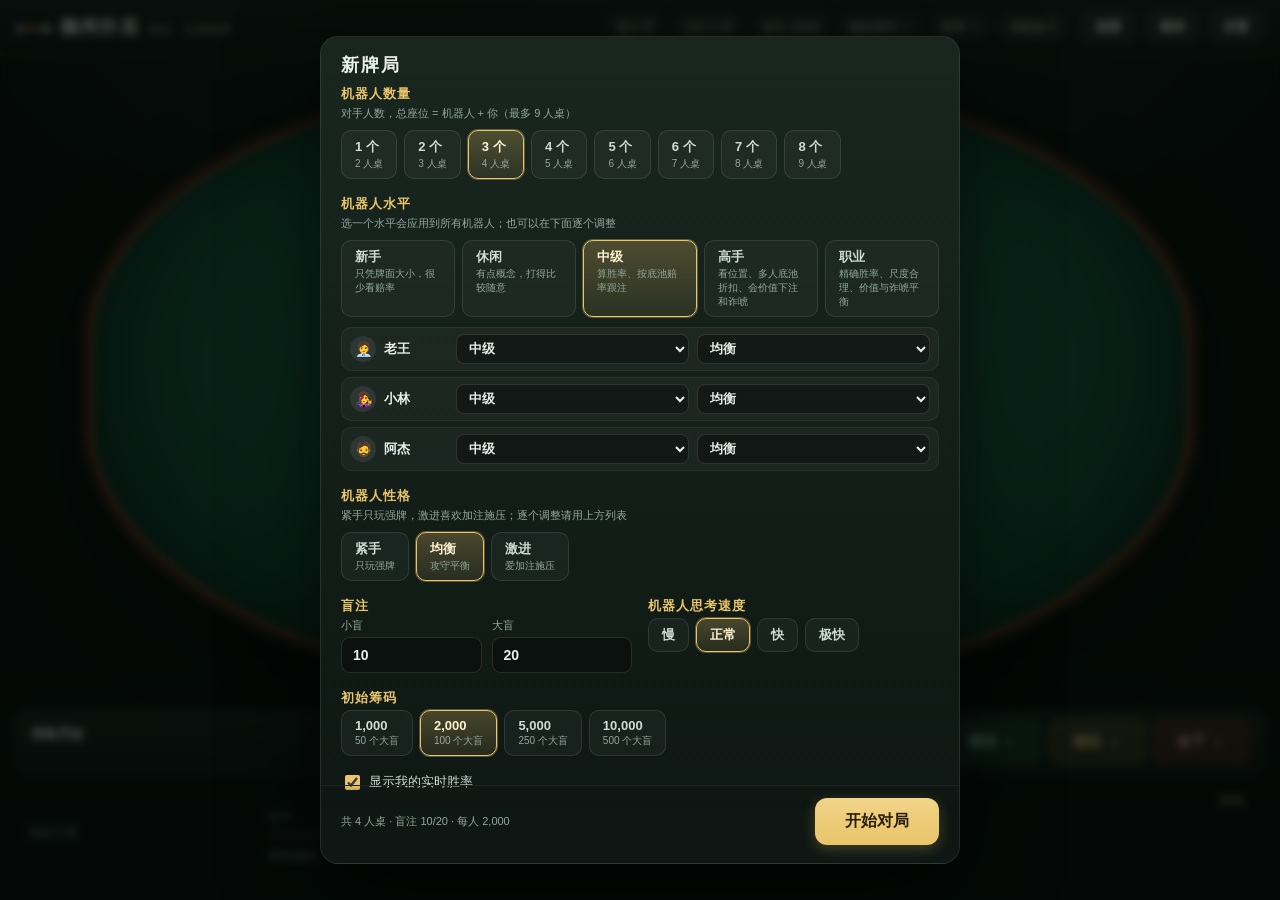
<file: dezhou/index.html>
<!DOCTYPE html>
<html lang="zh-CN">
<head>
<meta charset="UTF-8" />
<meta name="viewport" content="width=device-width, initial-scale=1, maximum-scale=1, user-scalable=no" />
<meta name="theme-color" content="#0b0f0d" />
<title>德州扑克 · 单机对战</title>
<link rel="stylesheet" href="css/style.css" />
</head>
<body>
<div id="app">

  <!-- ================= 顶部栏 ================= -->
  <header class="topbar">
    <div class="brand">
      <span class="brand-suits"><i class="s-black">♠</i><i class="s-red">♥</i><i class="s-red">♦</i><i class="s-black">♣</i></span>
      <span class="brand-name">德州扑克</span>
      <span class="brand-sub">单机 · 无需联网</span>
    </div>
    <div class="top-info">
      <div class="info-chip" id="statHand">第 0 手</div>
      <div class="info-chip" id="statHands">已打 0 手</div>
      <div class="info-chip" id="statBlinds">盲注 10/20</div>
      <div class="info-chip" id="statMyChips">我的筹码 —</div>
      <div class="info-chip" id="statWinrate">胜率 —</div>
      <div class="info-chip" id="statNet">净收益 0</div>
    </div>
    <div class="top-actions">
      <button class="btn ghost" id="btnStats" title="战绩与对战记录">战绩</button>
      <button class="btn ghost" id="btnRules" title="规则与牌型">规则</button>
      <button class="btn ghost" id="btnSettings" title="重新设置">设置</button>
    </div>
  </header>

  <!-- ================= 牌桌 ================= -->
  <main class="table-wrap">
    <div class="table">
      <div class="table-felt">
        <div class="felt-ring"></div>
        <div class="felt-logo">♠ HOLDEM ♥</div>

        <div class="center">
          <div class="pot-row">
            <div class="pot-box">
              <div class="pot-label">底池</div>
              <div class="pot-value" id="potValue">0</div>
            </div>
            <div class="street-badge" id="streetBadge">翻牌前</div>
          </div>
          <div class="board" id="board"></div>
        </div>

        <div class="seats" id="seats"></div>
      </div>
    </div>

    <!-- 行动条 -->
    <section class="actionbar">
      <div class="action-info">
        <div class="turn-label" id="turnLabel">准备开始</div>
        <div class="to-call" id="toCallLabel"></div>
      </div>

      <div class="action-buttons">
        <button class="btn act fold" id="btnFold">弃牌<kbd>F</kbd></button>
        <button class="btn act check" id="btnCheck">过牌<kbd>C</kbd></button>
        <button class="btn act call" id="btnCall">跟注<kbd>K</kbd></button>
        <button class="btn act raise" id="btnRaise">加注<kbd>R</kbd></button>
        <button class="btn act allin" id="btnAllin">全下<kbd>A</kbd></button>
      </div>

      <div class="raise-row" id="raiseRow">
        <div class="raise-head">
          <span class="raise-amount" id="raiseAmount">0</span>
          <span class="raise-of" id="raiseOf">/ 0</span>
        </div>
        <input type="range" id="raiseSlider" class="raise-slider" min="0" max="100" step="1" value="0" aria-label="加注金额" />
        <div class="raise-quick">
          <button class="chip-btn" data-frac="0.5" title="半个底池">½ 池</button>
          <button class="chip-btn" data-frac="0.75" title="四分之三底池">¾ 池</button>
          <button class="chip-btn" data-frac="1" title="一个底池">1 池</button>
          <button class="chip-btn" data-frac="min" title="最小加注">最小</button>
          <button class="chip-btn" data-frac="allin" title="全下">全下</button>
        </div>
        <button class="btn confirm" id="btnConfirmRaise">确认加注</button>
      </div>
    </section>

    <!-- 手牌 / 胜率 / 日志 -->
    <section class="handpanel">
      <div class="hp-left">
        <div class="hp-label">我的手牌</div>
        <div class="hp-cards" id="myCards"></div>
      </div>
      <div class="hp-mid">
        <div class="hp-label-row">
          <span class="hp-label">胜率</span>
          <span class="hp-eq" id="eqText">—</span>
        </div>
        <div class="eqbar"><div class="eqbar-fill" id="eqBarFill"></div></div>
        <div class="hp-sub" id="handStrength">等待发牌…</div>
      </div>
      <div class="hp-right">
        <div class="hp-log-head">
          <span class="hp-label">牌局日志</span>
          <button class="linkbtn" id="btnRebuy" title="筹码不足时补充筹码">补码</button>
        </div>
        <div class="hp-log" id="logList"></div>
      </div>
    </section>
  </main>

  <!-- ================= 结算浮层 ================= -->
  <div class="modal overlay" id="resultOverlay">
    <div class="result-card" id="resultCard">
      <div class="rc-title" id="rcTitle">摊牌</div>
      <div class="rc-sub" id="rcSub"></div>
      <div class="rc-board" id="rcBoard"></div>
      <div class="rc-pots" id="rcPots"></div>
      <div class="rc-actions">
        <label class="chk"><input type="checkbox" id="chkAutoNext" /> 自动进入下一手</label>
        <button class="btn primary big" id="btnNextHand">下一手 <kbd>空格</kbd></button>
        <button class="btn ghost" id="btnShowHand">看看桌面</button>
      </div>
    </div>
  </div>

  <!-- ================= 设置面板 ================= -->
  <div class="modal" id="setupModal">
    <div class="modal-card setup">
      <div class="modal-head">
        <h2 id="setupTitle">新牌局</h2>
        <button class="close" id="btnSetupClose" title="关闭">×</button>
      </div>

      <div class="setup-body">
        <section>
          <h3>机器人数量</h3>
          <p class="hint">对手人数，总座位 = 机器人 + 你（最多 9 人桌）</p>
          <div class="seg" id="botCountSeg"></div>
        </section>

        <section>
          <h3>机器人水平</h3>
          <p class="hint">选一个水平会应用到所有机器人；也可以在下面逐个调整</p>
          <div class="seg levels" id="botLevelSeg"></div>
          <div class="bot-list" id="botList"></div>
        </section>

        <section>
          <h3>机器人性格</h3>
          <p class="hint">紧手只玩强牌，激进喜欢加注施压；逐个调整请用上方列表</p>
          <div class="seg" id="botStyleSeg"></div>
        </section>

        <section class="grid2">
          <div>
            <h3>盲注</h3>
            <div class="two-col">
              <div class="field">
                <label for="inpSB">小盲</label>
                <input id="inpSB" type="number" min="1" step="1" value="10" inputmode="numeric" />
              </div>
              <div class="field">
                <label for="inpBB">大盲</label>
                <input id="inpBB" type="number" min="2" step="1" value="20" inputmode="numeric" />
              </div>
            </div>
          </div>
          <div>
            <h3>机器人思考速度</h3>
            <div class="seg" id="speedSeg"></div>
          </div>
        </section>

        <section>
          <h3>初始筹码</h3>
          <div class="seg" id="stackSeg"></div>
        </section>

        <section class="opts">
          <label class="chk"><input type="checkbox" id="chkEquity" checked /> 显示我的实时胜率</label>
        </section>
      </div>

      <div class="setup-foot">
        <span class="foot-note" id="setupNote"></span>
        <button class="btn primary big" id="btnStart">开始对局</button>
      </div>
    </div>
  </div>

  <!-- ================= 规则面板 ================= -->
  <div class="modal" id="rulesModal">
    <div class="modal-card rules">
      <div class="modal-head">
        <h2>规则与操作</h2>
        <button class="close" id="btnRulesClose" title="关闭">×</button>
      </div>
      <div class="rules-body">
        <h3>基本流程</h3>
        <ol>
          <li>每人发 2 张底牌，只有自己能看到。</li>
          <li>翻牌前：庄家下家下小盲、再下家下大盲；大盲下家先行动。</li>
          <li>依次发出 3 张（翻牌）、1 张（转牌）、1 张（河牌）公共牌，每轮各下注一次。</li>
          <li>用「2 张底牌 + 5 张公共牌」中任意 5 张组成最大牌型，最大者赢走底池。</li>
          <li>筹码不够时可以选择全下；全下者不再参与后续下注，但仍有资格分配底池。</li>
          <li>只剩一个人没弃牌时立即结束，他直接赢走底池，不需要亮牌。</li>
          <li>单挑（2 人）时：庄家下小盲、翻牌前先行动，翻牌后后行动。</li>
        </ol>
        <h3>牌型大小（从大到小）</h3>
        <ul class="handlist">
          <li><b>皇家同花顺</b> A K Q J 10，且同花</li>
          <li><b>同花顺</b> 五张同花连牌</li>
          <li><b>四条</b> 四张同点数</li>
          <li><b>葫芦</b> 三条 + 一对</li>
          <li><b>同花</b> 五张同花色</li>
          <li><b>顺子</b> 五张连牌（A 可作 1 组成 A2345）</li>
          <li><b>三条</b> 三张同点数</li>
          <li><b>两对</b> 两组对子</li>
          <li><b>一对</b> 两张同点数</li>
          <li><b>高牌</b> 什么也没凑成，比最大单牌</li>
        </ul>
        <h3>快捷键</h3>
        <p>弃牌 <kbd>F</kbd> · 过牌 <kbd>C</kbd> · 跟注 <kbd>K</kbd> · 加注 <kbd>R</kbd> · 全下 <kbd>A</kbd> · 下一手 <kbd>空格</kbd>；加注面板打开后，<kbd>1</kbd>~<kbd>4</kbd> 依次为 ½ 池 / ¾ 池 / 1 池 / 全下，<kbd>M</kbd> 最小加注，<kbd>回车</kbd> 确认，<kbd>Esc</kbd> 收起。</p>
        <h3>机器人水平</h3>
        <p>新手几乎只看牌面大小；休闲有基本概念；中级会算胜率按底池赔率行动；高手会看位置、在多人底池里更谨慎并会诈唬；职业胜率采样更精确、下注尺度与诈唬比例更平衡，长期最难打赢。</p>
      </div>
    </div>
  </div>

  <!-- ================= 战绩 / 对战记录面板 ================= -->
  <div class="modal" id="statsModal">
    <div class="modal-card stats">
      <div class="modal-head">
        <h2>战绩与对战记录</h2>
        <button class="close" id="btnStatsClose" title="关闭">×</button>
      </div>
      <div class="stats-tabs">
        <button class="tab on" data-tab="summary" type="button">本局统计</button>
        <button class="tab" data-tab="history" type="button">对战记录<span class="tab-badge" id="historyCount">0</span></button>
      </div>
      <div class="rules-body" id="statsBody"></div>
      <div class="rules-body history-pane" id="historyBody" style="display:none"></div>
    </div>
  </div>

</div>

<script src="js/engine.js"></script>
<script src="js/game.js"></script>
<script src="js/ai.js"></script>
<script src="js/app.js"></script>
</body>
</html>
</file>
<file: dezhou/css/style.css>
/* =====================================================================
 * 德州扑克 · 单机对战 —— 样式
 * 深色赌场风：墨绿毛毡 + 深色木边 + 金色点缀
 * ===================================================================== */
:root {
  --bg: #0a0e0c;
  --panel: rgba(20, 28, 24, .92);
  --felt1: #1f6a4e;
  --felt2: #0d3a2b;
  --felt-edge: #07231a;
  --wood: #3a2114;
  --wood-hi: #8a5732;
  --gold: #e9c46a;
  --gold-dim: #a8873f;
  --text: #eaf1ec;
  --muted: #93a89d;
  --green: #5fd39a;
  --red: #e06a5e;
  --blue: #6fb3e0;
  --orange: #e0a04a;
  --purple: #b48ce0;
  --card-w: 58px;
  --card-h: 82px;
  --radius: 14px;
  --shadow: 0 10px 30px rgba(0, 0, 0, .45);
}

* { box-sizing: border-box; -webkit-tap-highlight-color: transparent; }

html, body {
  margin: 0;
  padding: 0;
  height: 100%;
  background: radial-gradient(1200px 700px at 50% -10%, #16251f 0%, var(--bg) 60%);
  color: var(--text);
  font-family: -apple-system, BlinkMacSystemFont, "PingFang SC", "Hiragino Sans GB", "Microsoft YaHei", "Segoe UI", sans-serif;
  overflow: hidden;
}
body.modal-open { overflow: hidden; }

#app { display: flex; flex-direction: column; height: 100%; }

/* ---------------- 顶栏 ---------------- */
.topbar {
  flex: 0 0 auto;
  display: flex;
  align-items: center;
  gap: 14px;
  padding: 10px 16px;
  background: linear-gradient(180deg, rgba(20, 30, 26, .96), rgba(13, 20, 17, .7));
  border-bottom: 1px solid rgba(233, 196, 106, .14);
  z-index: 5;
}
.brand { display: flex; align-items: baseline; gap: 8px; white-space: nowrap; }
.brand-suits { font-style: normal; font-size: 14px; letter-spacing: 1px; }
.brand-suits i { font-style: normal; }
.s-black { color: #d8e6de; }
.s-red { color: #e06a5e; }
.brand-name { font-size: 18px; font-weight: 800; letter-spacing: 2px; }
.brand-sub { font-size: 11px; color: var(--muted); letter-spacing: 1px; }
.top-info { display: flex; gap: 7px; margin-left: auto; flex-wrap: wrap; justify-content: flex-end; }
.info-chip {
  font-size: 12px; color: #cfe0d6;
  background: rgba(255, 255, 255, .05);
  border: 1px solid rgba(255, 255, 255, .08);
  padding: 5px 10px; border-radius: 999px;
  white-space: nowrap; font-variant-numeric: tabular-nums;
}
.info-chip.pos { color: var(--green); border-color: rgba(95, 211, 154, .35); }
.info-chip.neg { color: var(--red); border-color: rgba(224, 106, 94, .35); }
.top-actions { display: flex; gap: 8px; }

/* ---------------- 按钮 ---------------- */
.btn {
  border: 0; cursor: pointer;
  border-radius: 10px;
  font-family: inherit;
  font-size: 14px;
  font-weight: 700;
  color: #10201a;
  padding: 10px 18px;
  transition: transform .08s ease, filter .15s ease, box-shadow .15s ease;
  user-select: none;
  display: inline-flex; align-items: center; justify-content: center; gap: 6px;
}
.btn:active:not(:disabled) { transform: translateY(1px) scale(.99); }
.btn:disabled { opacity: .38; cursor: not-allowed; filter: grayscale(.4); }
.btn.hidden { display: none !important; }
.btn.ghost {
  background: rgba(255, 255, 255, .06);
  color: var(--text);
  border: 1px solid rgba(255, 255, 255, .12);
  font-weight: 600; font-size: 13px; padding: 7px 14px;
}
.btn.ghost:hover { background: rgba(255, 255, 255, .12); }
.btn.primary { background: linear-gradient(180deg, #f1d488, var(--gold)); color: #2a1f06; box-shadow: 0 4px 14px rgba(233, 196, 106, .25); }
.btn.primary:hover { filter: brightness(1.05); }
.btn.big { padding: 13px 30px; font-size: 16px; border-radius: 12px; }
.btn.confirm { background: linear-gradient(180deg, #f0c262, #cf9a2e); color: #2a1f06; white-space: nowrap; }
kbd {
  font-family: ui-monospace, SFMono-Regular, Menlo, monospace;
  font-size: 10px; font-weight: 700; opacity: .6;
  padding: 1px 4px; border-radius: 4px;
  background: rgba(0, 0, 0, .18);
}

/* ---------------- 牌桌 ---------------- */
.table-wrap { flex: 1 1 auto; display: flex; flex-direction: column; min-height: 0; padding: 12px 14px 8px; gap: 10px; }
.table { flex: 1 1 auto; min-height: 0; display: flex; align-items: center; justify-content: center; }
.table-felt {
  position: relative;
  width: min(1120px, 96vw);
  height: min(100%, 640px);
  border-radius: 46% / 44%;
  background:
    radial-gradient(ellipse at 50% 42%, #2a7d5c 0%, var(--felt1) 30%, var(--felt2) 76%, var(--felt-edge) 100%);
  box-shadow:
    inset 0 0 0 10px #2c1a10,
    inset 0 0 0 13px var(--wood-hi),
    inset 0 0 0 16px rgba(0, 0, 0, .4),
    inset 0 0 100px rgba(0, 0, 0, .55),
    0 0 0 2px rgba(0, 0, 0, .6),
    0 28px 70px rgba(0, 0, 0, .6);
}
.felt-ring {
  position: absolute; inset: 8%;
  border-radius: 46% / 42%;
  border: 1px dashed rgba(255, 255, 255, .07);
  pointer-events: none;
}
.felt-logo {
  position: absolute; left: 50%; top: 50%;
  transform: translate(-50%, -50%);
  color: rgba(255, 255, 255, .05);
  font-size: 46px; font-weight: 900; letter-spacing: 12px; white-space: nowrap;
  pointer-events: none;
}

/* 中央：底池 + 公共牌 */
.center {
  position: absolute; left: 50%; top: 50%;
  transform: translate(-50%, -50%);
  display: flex; flex-direction: column; align-items: center; gap: 10px;
  pointer-events: none;
}
.pot-row { display: flex; align-items: center; gap: 12px; }
.pot-box {
  min-width: 96px;
  text-align: center;
  padding: 4px 14px;
  border-radius: 12px;
  background: rgba(0, 0, 0, .28);
  border: 1px solid rgba(233, 196, 106, .18);
}
.pot-label { font-size: 10px; letter-spacing: 3px; color: rgba(255, 255, 255, .5); }
.pot-value { font-size: 22px; font-weight: 900; color: var(--gold); font-variant-numeric: tabular-nums; }
.street-badge {
  font-size: 10px; letter-spacing: 2px; color: rgba(255, 255, 255, .55);
  border: 1px solid rgba(255, 255, 255, .14); padding: 3px 10px; border-radius: 999px;
  white-space: nowrap;
}
.board { display: flex; gap: 8px; min-height: var(--card-h); }
.board-slot { width: var(--card-w); height: var(--card-h); }

/* ---------------- 扑克牌 ---------------- */
.card {
  position: relative;
  width: var(--card-w); height: var(--card-h);
  border-radius: 7px;
  background: linear-gradient(160deg, #ffffff, #eef0ea);
  color: #1b1b1b;
  padding: 5px 6px;
  box-shadow: 0 3px 10px rgba(0, 0, 0, .45), inset 0 0 0 1px rgba(0, 0, 0, .06);
  font-weight: 800;
  animation: cardIn .26s cubic-bezier(.2, .8, .3, 1.2) both;
}
@keyframes cardIn { from { opacity: 0; transform: translateY(-12px) rotate(-6deg) scale(.92); } to { opacity: 1; transform: none; } }
.card .rank { font-size: 18px; line-height: 1; letter-spacing: -.5px; }
.card .pip { position: absolute; right: 6px; bottom: 5px; font-size: 18px; line-height: 1; }
.card .center {
  position: absolute; left: 50%; top: 50%; transform: translate(-50%, -50%);
  font-size: 30px; line-height: 1; opacity: .16;
}
.card.red { color: #c8322a; }
.card.placeholder {
  background: rgba(255, 255, 255, .035);
  border: 1px dashed rgba(255, 255, 255, .14);
  box-shadow: none;
  animation: none;
}
.card.win { outline: 2px solid var(--green); outline-offset: 1px; }
.card.back {
  background:
    repeating-linear-gradient(45deg, #2f5fa8 0 5px, #2a5494 5px 10px);
  border: 2px solid #e9e4d0;
  animation: none;
}
.card.back::after {
  content: "♠";
  position: absolute; inset: 0;
  display: grid; place-items: center;
  font-size: 22px; color: rgba(255, 255, 255, .35);
}
.card.badge { overflow: visible; }
.card .badge {
  position: absolute; left: 50%; bottom: -7px; transform: translateX(-50%);
  font-size: 8px; padding: 0 4px; border-radius: 4px;
  background: var(--gold); color: #2a1f06; white-space: nowrap;
}
.card.small { --card-w: 34px; --card-h: 48px; width: 34px; height: 48px; padding: 2px 3px; border-radius: 4px; animation: none; }
.card.small .rank { font-size: 11px; }
.card.small .pip { font-size: 11px; right: 3px; bottom: 2px; }

/* ---------------- 座位 ---------------- */
.seats { position: absolute; inset: 0; pointer-events: none; }
.seat {
  position: absolute;
  transform: translate(-50%, -50%);
  width: 156px;
  pointer-events: auto;
  z-index: 2;
  transition: opacity .25s;
}
.seat.is-folded { opacity: .42; }
.seat.is-out { opacity: .3; filter: grayscale(1); }
.seat.edge-left .seat-inner { transform: translateX(14%); }
.seat.edge-right .seat-inner { transform: translateX(-14%); }

.seat-inner {
  position: relative;
  display: flex; flex-direction: column; align-items: center; gap: 3px;
  padding: 6px 8px 7px;
  border-radius: 14px;
  background: linear-gradient(180deg, rgba(10, 22, 17, .9), rgba(6, 14, 11, .92));
  border: 1px solid rgba(255, 255, 255, .09);
  box-shadow: 0 6px 18px rgba(0, 0, 0, .4);
  transition: border-color .2s, box-shadow .2s, transform .2s;
}
.seat.is-turn .seat-inner {
  border-color: var(--gold);
  box-shadow: 0 0 0 2px rgba(233, 196, 106, .35), 0 0 26px rgba(233, 196, 106, .38);
}
.seat.is-winner .seat-inner {
  border-color: var(--green);
  box-shadow: 0 0 0 2px rgba(95, 211, 154, .4), 0 0 30px rgba(95, 211, 154, .45);
  animation: winPulse 1.1s ease-in-out infinite alternate;
}
@keyframes winPulse {
  from { box-shadow: 0 0 0 2px rgba(95, 211, 154, .3), 0 0 16px rgba(95, 211, 154, .3); }
  to { box-shadow: 0 0 0 3px rgba(95, 211, 154, .6), 0 0 34px rgba(95, 211, 154, .55); }
}

.seat-hole { display: flex; gap: 4px; min-height: 34px; align-items: center; }
.seat-hole .card { --card-w: 25px; --card-h: 35px; width: 25px; height: 35px; padding: 2px 3px; border-radius: 4px; font-size: 10px; animation: none; }
.seat-hole .card .rank { font-size: 10px; }
.seat-hole .card .pip { font-size: 9px; right: 3px; bottom: 2px; }
.seat-hole .card .center { display: none; }
.seat-hole .card.back::after { font-size: 13px; }

.seat-info { display: flex; flex-direction: column; align-items: center; gap: 1px; width: 100%; }
.seat-head { display: flex; align-items: center; gap: 6px; max-width: 100%; }
.avatar {
  width: 24px; height: 24px; border-radius: 50%;
  display: grid; place-items: center;
  font-size: 13px; line-height: 1;
  background: linear-gradient(180deg, rgba(255, 255, 255, .14), rgba(255, 255, 255, .06));
  border: 1px solid rgba(255, 255, 255, .12);
  flex: 0 0 auto;
}
.seat.is-me .avatar { background: linear-gradient(180deg, #9fe3ff, #4aa3d8); border-color: rgba(159, 227, 255, .5); }
.name-wrap { display: flex; flex-direction: column; min-width: 0; }
.seat-name { font-size: 12px; font-weight: 700; white-space: nowrap; overflow: hidden; text-overflow: ellipsis; max-width: 92px; }
.seat-tag {
  font-size: 9px; line-height: 1.4; font-weight: 700;
  padding: 0 4px; border-radius: 4px; align-self: flex-start;
  border: 1px solid currentColor; opacity: .9;
}
.seat-tag.lv-0 { color: #9aa7b8; }
.seat-tag.lv-1 { color: #7ec8a8; }
.seat-tag.lv-2 { color: #6fb3e0; }
.seat-tag.lv-3 { color: #d8a84a; }
.seat-tag.lv-4 { color: #d07ae0; }
.seat-chips { font-size: 12px; color: var(--gold); font-weight: 800; font-variant-numeric: tabular-nums; }
.seat-chips.low { color: var(--orange); }

/* 行动标签 */
.seat-action {
  position: absolute; left: 50%; bottom: calc(100% + 4px);
  transform: translateX(-50%);
  font-size: 10px; font-weight: 800; letter-spacing: .5px;
  padding: 2px 8px; border-radius: 999px;
  background: rgba(0, 0, 0, .72); color: #ffe9b0;
  border: 1px solid rgba(233, 196, 106, .35);
  white-space: nowrap; opacity: 0; transition: opacity .15s;
  z-index: 3;
}
.seat-action.on { opacity: 1; }
.seat-action.fold { color: #ffb3ad; border-color: rgba(224, 106, 94, .45); }
.seat-action.check { color: #cfe0d6; border-color: rgba(255, 255, 255, .25); }
.seat-action.call { color: #aef0ce; border-color: rgba(95, 211, 154, .45); }
.seat-action.raise { color: #ffe1a3; border-color: rgba(233, 196, 106, .5); }
.seat-action.allin { color: #fff; background: linear-gradient(180deg, #c0392b, #8e2318); border-color: #ff8a7c; }

/* 下注气泡（靠近桌子中心一侧） */
.bet-bubble {
  position: absolute; left: 50%;
  font-size: 11px; font-weight: 800; color: #ffefc2;
  background: rgba(0, 0, 0, .5);
  border: 1px solid rgba(233, 196, 106, .3);
  border-radius: 999px; padding: 2px 9px;
  white-space: nowrap; display: none;
  transform: translate(-50%, 0);
  z-index: 2;
  font-variant-numeric: tabular-nums;
}
.bet-bubble.on { display: block; }
.bet-bubble.win { color: #aef0ce; border-color: rgba(95, 211, 154, .5); }
/* 上半区座位的下注气泡在下方，下半区在上方 */
.seat.top .bet-bubble { top: calc(100% + 4px); }
.seat.bottom .bet-bubble { bottom: calc(100% + 4px); }

.dealer-btn {
  position: absolute; left: 3px; top: 3px;
  width: 19px; height: 19px; border-radius: 50%;
  display: grid; place-items: center;
  font-size: 9px; font-weight: 900; color: #2a1f06;
  background: radial-gradient(circle at 35% 30%, #fff3c9, #d9b453);
  border: 1px solid #8a6a24;
  box-shadow: 0 2px 6px rgba(0, 0, 0, .5);
  z-index: 4;
}

.turn-timer { display: none; }

/* 我的座位 */
.seat.is-me { width: 190px; z-index: 3; }
.seat.is-me .seat-inner {
  background: linear-gradient(180deg, rgba(18, 44, 34, .96), rgba(7, 20, 15, .96));
  border-color: rgba(159, 227, 255, .3);
  padding: 7px 10px 8px;
}
.seat.is-me .seat-hole .card { --card-w: 32px; --card-h: 45px; width: 32px; height: 45px; }
.seat.is-me .seat-hole .card .rank { font-size: 13px; }
.seat.is-me .seat-hole .card .pip { font-size: 12px; }
.seat.is-me .seat-name { font-size: 13px; max-width: 110px; }
.seat.is-me .dealer-btn { left: auto; right: 4px; top: 4px; }

/* ---------------- 行动条 ---------------- */
.actionbar {
  flex: 0 0 auto;
  display: flex; align-items: center; gap: 14px;
  padding: 10px 16px;
  border-radius: 16px;
  background: linear-gradient(180deg, rgba(24, 34, 29, .96), rgba(14, 21, 18, .96));
  border: 1px solid rgba(255, 255, 255, .07);
  box-shadow: 0 -8px 30px rgba(0, 0, 0, .35);
  flex-wrap: wrap;
}
.action-info { display: flex; flex-direction: column; font-size: 13px; min-width: 220px; flex: 1 1 220px; }
.turn-label { font-weight: 700; }
.turn-label.mine { color: var(--gold); }
.to-call { font-size: 11px; color: var(--gold-dim); margin-top: 2px; min-height: 14px; }
.action-buttons { display: flex; gap: 8px; flex-wrap: wrap; }
.btn.act {
  min-width: 96px; padding: 12px 14px;
  background: rgba(255, 255, 255, .07); color: var(--text);
  border: 1px solid rgba(255, 255, 255, .1);
}
.btn.act:hover:not(:disabled) { filter: brightness(1.2); }
.btn.act.fold { color: #ff9a92; border-color: rgba(224, 106, 94, .3); background: rgba(224, 106, 94, .12); }
.btn.act.check, .btn.act.call { color: #b6f0d2; border-color: rgba(95, 211, 154, .32); background: rgba(61, 143, 107, .2); }
.btn.act.raise { color: #ffe1a3; border-color: rgba(233, 196, 106, .38); background: rgba(216, 165, 60, .16); }
.btn.act.allin { color: #ffc9c2; border-color: rgba(224, 106, 94, .45); background: rgba(192, 57, 43, .22); }

.raise-row {
  display: none;
  flex: 1 1 100%;
  align-items: center; gap: 12px;
  padding-top: 10px;
  border-top: 1px dashed rgba(255, 255, 255, .1);
  flex-wrap: wrap;
}
.raise-row.on { display: flex; }
.raise-head { display: flex; align-items: baseline; gap: 4px; min-width: 90px; }
.raise-amount { font-size: 20px; font-weight: 900; color: var(--gold); font-variant-numeric: tabular-nums; }
.raise-of { font-size: 11px; color: var(--muted); }
.raise-slider { flex: 1 1 200px; accent-color: var(--gold); height: 6px; }
.raise-quick { display: flex; gap: 6px; flex-wrap: wrap; }
.chip-btn {
  font-family: inherit; font-size: 11px; font-weight: 700;
  color: var(--gold); background: rgba(233, 196, 106, .08);
  border: 1px solid rgba(233, 196, 106, .25);
  padding: 6px 10px; border-radius: 8px; cursor: pointer; white-space: nowrap;
}
.chip-btn:hover { background: rgba(233, 196, 106, .18); }

/* ---------------- 手牌面板 ---------------- */
.handpanel {
  flex: 0 0 auto;
  display: grid;
  grid-template-columns: minmax(140px, 220px) minmax(200px, 1fr) minmax(220px, 1.1fr);
  gap: 18px;
  padding: 6px 16px 12px;
  align-items: center;
}
.hp-label { font-size: 10px; letter-spacing: 2px; color: var(--muted); }
.hp-label-row { display: flex; align-items: baseline; justify-content: space-between; margin-bottom: 6px; }
.hp-eq { font-size: 15px; font-weight: 900; color: var(--gold); font-variant-numeric: tabular-nums; }
.hp-cards { display: flex; gap: 6px; margin-top: 5px; }
.hp-cards .card { --card-w: 46px; --card-h: 66px; width: 46px; height: 66px; }
.hp-cards .card .rank { font-size: 15px; }
.hp-cards .card .pip { font-size: 15px; }
.hp-sub { font-size: 12px; color: var(--muted); margin-top: 8px; min-height: 16px; }
.eqbar {
  height: 10px; border-radius: 999px; overflow: hidden;
  background: rgba(255, 255, 255, .07);
  border: 1px solid rgba(255, 255, 255, .06);
}
.eqbar-fill {
  height: 100%; width: 0%;
  transition: width .35s ease;
  background: #6b7b73;
}
.eqbar-fill.bad { background: linear-gradient(90deg, #a8453b, #e06a5e); }
.eqbar-fill.mid { background: linear-gradient(90deg, #c08a33, #e9c46a); }
.eqbar-fill.good { background: linear-gradient(90deg, #2f9467, #5fd39a); }
.hp-log-head { display: flex; align-items: center; justify-content: space-between; }
.linkbtn {
  border: 0; background: none; color: var(--gold); cursor: pointer;
  font-family: inherit; font-size: 11px; letter-spacing: 1px;
  padding: 2px 6px; border-radius: 6px;
}
.linkbtn:hover { background: rgba(233, 196, 106, .12); }
.hp-log {
  height: 66px; overflow-y: auto;
  font-size: 11.5px; line-height: 1.6; color: #a9bdb2;
  padding-right: 4px; margin-top: 4px;
  scrollbar-width: thin;
}
.log-entry.win { color: #8ff0bb; }
.log-entry.divider { color: var(--gold-dim); margin-top: 4px; }
.log-entry.board { color: #e3ecE6; font-weight: 600; }

/* ---------------- 浮层 / 弹窗 ---------------- */
.modal {
  position: fixed; inset: 0; z-index: 40;
  display: none; place-items: center;
  background: rgba(3, 8, 6, .66);
  backdrop-filter: blur(4px);
  padding: 16px;
  overflow: auto;
}
.modal.on { display: grid; }
.modal.overlay { z-index: 35; background: rgba(3, 8, 6, .5); }

.result-card {
  width: min(520px, 94vw);
  max-height: 90vh; overflow: auto;
  padding: 20px 22px 18px;
  border-radius: 18px;
  background: linear-gradient(180deg, #1c2b24, #0f1915);
  border: 1px solid rgba(233, 196, 106, .3);
  box-shadow: 0 30px 80px rgba(0, 0, 0, .65);
  text-align: center;
  animation: pop .24s cubic-bezier(.2, .9, .3, 1.3) both;
}
.result-card.win { border-color: rgba(95, 211, 154, .45); }
@keyframes pop { from { opacity: 0; transform: scale(.94); } to { opacity: 1; transform: none; } }
.rc-title { font-size: 22px; font-weight: 900; color: var(--gold); letter-spacing: 2px; }
.result-card.win .rc-title { color: var(--green); }
.rc-sub { font-size: 12px; color: var(--muted); margin-top: 6px; }
.rc-board { display: flex; justify-content: center; gap: 6px; margin: 14px 0 12px; }
.rc-board .card { --card-w: 48px; --card-h: 68px; width: 48px; height: 68px; animation: none; }
.rc-board .card .rank { font-size: 15px; }
.rc-board .card .pip { font-size: 16px; }
.rc-pots { display: flex; flex-direction: column; gap: 10px; margin: 4px 0 14px; text-align: left; }
.rc-section { background: rgba(255, 255, 255, .04); border-radius: 10px; padding: 8px 10px; }
.rc-section-title { font-size: 10px; letter-spacing: 2px; color: var(--muted); margin-bottom: 4px; }
.rc-player { display: flex; align-items: center; gap: 8px; padding: 3px 0; font-size: 12.5px; }
.rc-player.won .rc-pname { color: var(--green); }
.rc-pname { font-weight: 700; min-width: 56px; }
.rc-cards { display: inline-flex; gap: 3px; }
.rc-hand { color: var(--muted); font-size: 12px; flex: 1 1 auto; }
.rc-won { color: var(--green); font-weight: 800; }
.rc-pot { display: flex; justify-content: space-between; gap: 12px; padding: 4px 0; font-size: 13px; }
.rc-pot .rc-amt { color: var(--gold); font-weight: 800; }
.rc-net {
  display: flex; justify-content: space-between;
  padding: 10px 12px; border-radius: 10px; margin-top: 10px;
  font-size: 14px; font-weight: 800;
  background: rgba(255, 255, 255, .05);
}
.rc-net.pos { color: var(--green); }
.rc-net.neg { color: var(--red); }
.rc-actions { display: flex; align-items: center; gap: 10px; justify-content: center; flex-wrap: wrap; margin-top: 16px; }
.rc-actions .chk { font-size: 12px; color: var(--muted); }
.rc-actions .btn.big { padding: 11px 26px; font-size: 15px; }

.modal-card {
  width: min(640px, 100%);
  max-height: 92vh; overflow: auto;
  border-radius: 18px;
  background: linear-gradient(180deg, #19261f, #0e1713);
  border: 1px solid rgba(255, 255, 255, .09);
  box-shadow: 0 30px 90px rgba(0, 0, 0, .65);
  animation: pop .22s cubic-bezier(.2, .9, .3, 1.3) both;
}
.modal-head { display: flex; align-items: center; padding: 16px 20px 4px; position: sticky; top: 0; background: linear-gradient(180deg, #19261f 70%, rgba(25, 38, 31, 0)); z-index: 2; }
.modal-head h2 { margin: 0; font-size: 18px; letter-spacing: 2px; }
.close {
  margin-left: auto; width: 30px; height: 30px; border-radius: 8px;
  border: 0; background: rgba(255, 255, 255, .06); color: var(--text);
  font-size: 18px; cursor: pointer; line-height: 1;
}
.close:hover { background: rgba(255, 255, 255, .14); }

.setup-body { padding: 4px 20px 6px; }
.setup-body section { margin-bottom: 16px; }
.setup-body h3 { margin: 0 0 3px; font-size: 13px; color: var(--gold); letter-spacing: 1px; }
.hint { margin: 0 0 9px; font-size: 11px; color: var(--muted); }
.grid2 { display: grid; grid-template-columns: 1fr 1fr; gap: 16px; }
.seg { display: flex; flex-wrap: wrap; gap: 7px; }
.seg-item {
  cursor: pointer; user-select: none; font-family: inherit;
  padding: 7px 13px; border-radius: 10px;
  border: 1px solid rgba(255, 255, 255, .1);
  background: rgba(255, 255, 255, .035);
  font-size: 13px; font-weight: 700; color: #cddcd4;
  transition: all .15s ease;
  display: flex; flex-direction: column; align-items: flex-start; gap: 1px;
  text-align: left;
}
.seg-item .seg-main { font-size: 13px; }
.seg-item small { font-weight: 500; font-size: 10px; color: var(--muted); }
.seg-item:hover { border-color: rgba(233, 196, 106, .4); }
.seg-item.on {
  background: linear-gradient(180deg, rgba(233, 196, 106, .26), rgba(233, 196, 106, .1));
  border-color: var(--gold); color: #fff3cf;
  box-shadow: 0 0 0 1px rgba(233, 196, 106, .35);
}
.seg.levels .seg-item { flex: 1 1 100px; }
.bot-list { margin-top: 10px; display: flex; flex-direction: column; gap: 6px; }
.bot-row {
  display: flex; align-items: center; gap: 8px;
  padding: 6px 8px; border-radius: 10px;
  background: rgba(255, 255, 255, .035);
  border: 1px solid rgba(255, 255, 255, .06);
}
.bot-av { width: 26px; height: 26px; border-radius: 50%; display: grid; place-items: center; background: rgba(255, 255, 255, .08); font-size: 14px; }
.bot-name { font-size: 13px; font-weight: 700; min-width: 64px; }
.bot-select {
  flex: 1 1 auto;
  font-family: inherit; font-size: 12.5px; font-weight: 600;
  background: rgba(0, 0, 0, .35); color: var(--text);
  border: 1px solid rgba(255, 255, 255, .12); border-radius: 8px;
  padding: 6px 8px; cursor: pointer;
}
.bot-select:focus { outline: none; border-color: var(--gold); }
.bot-tip { font-size: 11px; color: var(--muted); padding: 2px 4px; }
.two-col { display: grid; grid-template-columns: 1fr 1fr; gap: 10px; }
.field label { display: block; font-size: 11px; color: var(--muted); margin-bottom: 4px; }
.field input {
  width: 100%; padding: 9px 11px; border-radius: 9px;
  background: rgba(0, 0, 0, .35); border: 1px solid rgba(255, 255, 255, .12);
  color: var(--text); font-family: inherit; font-size: 14px; font-weight: 700;
}
.field input:focus { outline: none; border-color: var(--gold); }
.opts { display: flex; gap: 18px; flex-wrap: wrap; }
.chk { display: inline-flex; align-items: center; gap: 6px; font-size: 12.5px; color: #cddcd4; cursor: pointer; }
.chk input { accent-color: var(--gold); width: 15px; height: 15px; }
.setup-foot {
  display: flex; align-items: center; gap: 14px;
  padding: 12px 20px 18px;
  border-top: 1px solid rgba(255, 255, 255, .06);
  position: sticky; bottom: 0;
  background: linear-gradient(0deg, #0e1713 70%, rgba(14, 23, 19, 0));
}
.foot-note { font-size: 11px; color: var(--muted); }
.setup-foot .btn.big { margin-left: auto; }

.rules-body { padding: 4px 22px 22px; font-size: 13px; line-height: 1.75; color: #c9d8d0; }
.rules-body h3 { color: var(--gold); font-size: 13px; letter-spacing: 1px; margin: 16px 0 6px; }
.rules-body ol, .rules-body ul { margin: 0; padding-left: 20px; }
.rules-body li b { color: var(--gold-dim); }
.stat-row { display: flex; justify-content: space-between; gap: 12px; padding: 7px 2px; border-bottom: 1px dashed rgba(255, 255, 255, .07); }
.stat-row b { color: var(--gold); font-variant-numeric: tabular-nums; }
.stat-opps { margin-top: 18px; }

.toast {
  position: fixed; left: 50%; bottom: 110px; transform: translate(-50%, 8px);
  z-index: 60; max-width: 90vw;
  background: rgba(0, 0, 0, .85); color: #ffe9b0;
  padding: 10px 18px; border-radius: 999px; font-size: 13px;
  border: 1px solid rgba(233, 196, 106, .35);
  opacity: 0; pointer-events: none; transition: opacity .25s, transform .25s;
}
.toast.on { opacity: 1; transform: translate(-50%, 0); }

/* ---------------- 响应式 ---------------- */
@media (max-width: 1100px) {
  :root { --card-w: 52px; --card-h: 74px; }
  .seat { width: 132px; }
  .seat-name { max-width: 74px; }
  .handpanel { grid-template-columns: minmax(120px, 170px) 1fr; }
  .hp-right { display: none; }
}

@media (max-width: 860px) {
  .topbar { flex-wrap: wrap; padding: 7px 10px; gap: 6px; row-gap: 6px; }
  .brand { flex: 1 1 auto; }
  .brand-name { font-size: 15px; letter-spacing: 1px; }
  .brand-sub { display: none; }
  .top-info { order: 3; width: 100%; margin-left: 0; justify-content: flex-start; gap: 5px; }
  .info-chip { font-size: 10.5px; padding: 3px 8px; }
  .info-chip#statHands { display: none; }
  .btn.ghost { padding: 5px 10px; font-size: 12px; }
  .table-wrap { padding: 6px 8px 0; gap: 6px; }
  .handpanel { grid-template-columns: 1fr; gap: 4px; padding: 4px 10px 8px; }
  .hp-left { display: flex; align-items: center; gap: 10px; }
  .hp-left .hp-label { display: none; }
  .hp-cards { margin-top: 0; }
  .hp-cards .card { --card-w: 32px; --card-h: 46px; width: 32px; height: 46px; }
  .hp-cards .card .rank, .hp-cards .card .pip { font-size: 11px; }
  .hp-sub { margin-top: 2px; font-size: 10.5px; }
  .actionbar { padding: 7px 9px; gap: 7px; }
  .action-info { width: 100%; flex-direction: row; justify-content: space-between; align-items: baseline; min-width: 0; flex: 1 1 100%; }
  .turn-label { font-size: 13px; }
  .to-call { font-size: 10px; }
  .action-buttons { width: 100%; display: grid; grid-template-columns: repeat(5, 1fr); gap: 5px; }
  .btn.act { min-width: 0; padding: 10px 2px; font-size: 12.5px; border-radius: 10px; white-space: nowrap; }
  .actionbar { padding: 6px 8px; }
  .btn.act kbd { display: none; }
  .raise-row { gap: 8px; }
  .raise-quick { width: 100%; }
  .chip-btn { flex: 1; }
  .raise-amount { font-size: 17px; }
  .grid2 { grid-template-columns: 1fr; }
}

@media (max-width: 860px) and (orientation: portrait) {
  /* 手机竖屏：桌面改成竖长圆角矩形，座位贴在四边 */
  .table-wrap { padding: 4px 6px 0; }
  .table-felt { width: calc(100vw - 12px); height: 100%; border-radius: 22px; }
  .felt-ring { inset: 4%; border-radius: 18px; }
  .seat.edge-left .seat-inner { transform: translateX(0); }
  .seat.edge-right .seat-inner { transform: translateX(0); }
  .center { gap: 6px; }
  .seat { width: 92px; }
  .seat-inner { padding: 3px 3px 4px; border-radius: 10px; gap: 1px; }
  /* 最上方座位下移一点，避免被桌面边缘裁切 */
  .seat.top-1 { margin-top: 14px; }
  .seat.edge-left .seat-inner, .seat.edge-right .seat-inner { transform: none; }
  .seat-hole { min-height: 27px; gap: 2px; }
  .seat-hole .card { --card-w: 18px; --card-h: 26px; width: 18px; height: 26px; }
  .seat-hole .card .rank { font-size: 8.5px; }
  .seat-hole .card .pip { display: none; }
  .seat-head { gap: 3px; }
  .avatar { width: 17px; height: 17px; font-size: 10px; }
  .seat-name { font-size: 10px; max-width: 58px; }
  .seat-tag { font-size: 8px; padding: 0 3px; }
  .seat-chips { font-size: 10px; }
  .seat-action { font-size: 9px; padding: 1px 6px; }
  .bet-bubble { font-size: 9.5px; padding: 1px 7px; }
  .dealer-btn { width: 15px; height: 15px; font-size: 8px; }
  .seat.is-me { width: 128px; }
  .seat.is-me .seat-hole .card { --card-w: 26px; --card-h: 36px; width: 26px; height: 36px; }
  .seat.is-me .seat-name { font-size: 11px; }
  .felt-logo { font-size: 22px; letter-spacing: 5px; }
  .pot-value { font-size: 18px; }
  .center { gap: 6px; }
  .board { gap: 4px; }
  .board-slot { width: 42px; height: 60px; }
  .center .card { --card-w: 42px; --card-h: 60px; width: 42px; height: 60px; }
  .center .card .rank { font-size: 14px; }
  .center .card .pip { font-size: 13px; }
  .center .card .center { font-size: 20px; }
}

@media (max-width: 860px) and (orientation: landscape) {
  .seats .seat.is-me { transform: translate(-50%, -50%) scale(.9); }
  .handpanel { display: none; }
}

@media (max-height: 700px) and (min-width: 861px) {
  .slot, .seat-hole { min-height: 28px; }
  .seat-hole .card { --card-w: 22px; --card-h: 30px; width: 22px; height: 30px; }
  .seat.is-me .seat-hole .card { --card-w: 26px; --card-h: 36px; width: 26px; height: 36px; }
  .hp-log { height: 48px; }
}

/* ---------------- 战绩 / 对战记录 ---------------- */
.stats-tabs {
  display: flex;
  gap: 6px;
  padding: 8px 20px 0;
}
.stats-tabs .tab {
  border: 1px solid rgba(255, 255, 255, .1);
  background: rgba(255, 255, 255, .04);
  color: #cddcd4;
  font-family: inherit;
  font-size: 12.5px;
  font-weight: 700;
  padding: 7px 14px;
  border-radius: 9px;
  cursor: pointer;
  display: inline-flex;
  align-items: center;
  gap: 6px;
}
.stats-tabs .tab:hover { border-color: rgba(233, 196, 106, .4); }
.stats-tabs .tab.on {
  background: linear-gradient(180deg, rgba(233, 196, 106, .24), rgba(233, 196, 106, .1));
  border-color: var(--gold);
  color: #fff3cf;
}
.tab-badge {
  font-size: 10.5px;
  min-width: 18px;
  padding: 1px 5px;
  border-radius: 999px;
  background: rgba(0, 0, 0, .35);
  color: var(--gold);
  text-align: center;
}
.history-pane { max-height: 62vh; overflow-y: auto; }

.history-bar {
  display: flex;
  align-items: center;
  gap: 10px;
  margin-bottom: 10px;
}
.history-total { font-size: 12px; color: var(--muted); }
.history-bar .btn.ghost.danger { margin-left: auto; color: #ff9a92; border-color: rgba(224, 106, 94, .4); }
.history-bar .btn.ghost.danger:hover:not(:disabled) { background: rgba(224, 106, 94, .16); }
.history-empty {
  padding: 26px 10px;
  text-align: center;
  font-size: 12.5px;
  color: var(--muted);
}
.history-list { display: flex; flex-direction: column; gap: 8px; }
.history-row {
  position: relative;
  padding: 9px 38px 9px 10px;
  border-radius: 10px;
  background: rgba(255, 255, 255, .04);
  border: 1px solid rgba(255, 255, 255, .07);
  border-left: 3px solid rgba(255, 255, 255, .18);
}
.history-row.win { border-left-color: var(--green); background: rgba(95, 211, 154, .07); }
.history-row.lose { border-left-color: var(--red); }
.history-row.fold { border-left-color: rgba(255, 255, 255, .22); opacity: .85; }
.hr-head { display: flex; align-items: center; gap: 8px; font-size: 12px; }
.hr-tag {
  font-size: 10px;
  font-weight: 900;
  padding: 1px 6px;
  border-radius: 5px;
  background: rgba(255, 255, 255, .12);
  color: #dbe8e1;
}
.hr-tag.win { background: rgba(95, 211, 154, .25); color: #aef0ce; }
.hr-tag.lose { background: rgba(224, 106, 94, .22); color: #ffb3ad; }
.hr-title { font-weight: 700; color: #dbe8e1; }
.hr-time { margin-left: auto; color: var(--muted); font-size: 11px; }
.hr-main { display: flex; align-items: center; gap: 10px; margin-top: 6px; flex-wrap: wrap; }
.hr-cards { display: inline-flex; gap: 3px; }
.hr-info { display: flex; align-items: center; gap: 8px; flex-wrap: wrap; font-size: 12.5px; color: #cfe0d6; }
.hr-info b { color: #eaf1ec; }
.hr-delta { font-weight: 800; font-variant-numeric: tabular-nums; }
.hr-delta.pos { color: var(--green); }
.hr-delta.neg { color: var(--red); }
.hr-sub { color: var(--muted); font-size: 11.5px; }
.hr-board { display: flex; align-items: center; gap: 4px; margin-top: 6px; }
.hr-board-label { font-size: 10.5px; color: var(--muted); margin-right: 2px; }
.hr-opps { margin-top: 6px; font-size: 11px; color: var(--muted); }
.hr-del {
  position: absolute;
  top: 8px;
  right: 8px;
  width: 24px;
  height: 24px;
  border-radius: 7px;
  border: 1px solid rgba(255, 255, 255, .12);
  background: rgba(0, 0, 0, .3);
  color: #ffb3ad;
  font-size: 15px;
  line-height: 1;
  cursor: pointer;
}
.hr-del:hover { background: rgba(224, 106, 94, .3); border-color: rgba(224, 106, 94, .55); }

@media (max-width: 860px) {
  .history-pane { max-height: 56vh; }
  .hr-main { align-items: flex-start; }
  .hr-sub { width: 100%; }
}

@media (max-width: 520px) {
  .hr-head { flex-wrap: wrap; row-gap: 2px; }
  .hr-title { font-size: 11.5px; }
  .hr-time { margin-left: 0; width: 100%; }
}
</file>
